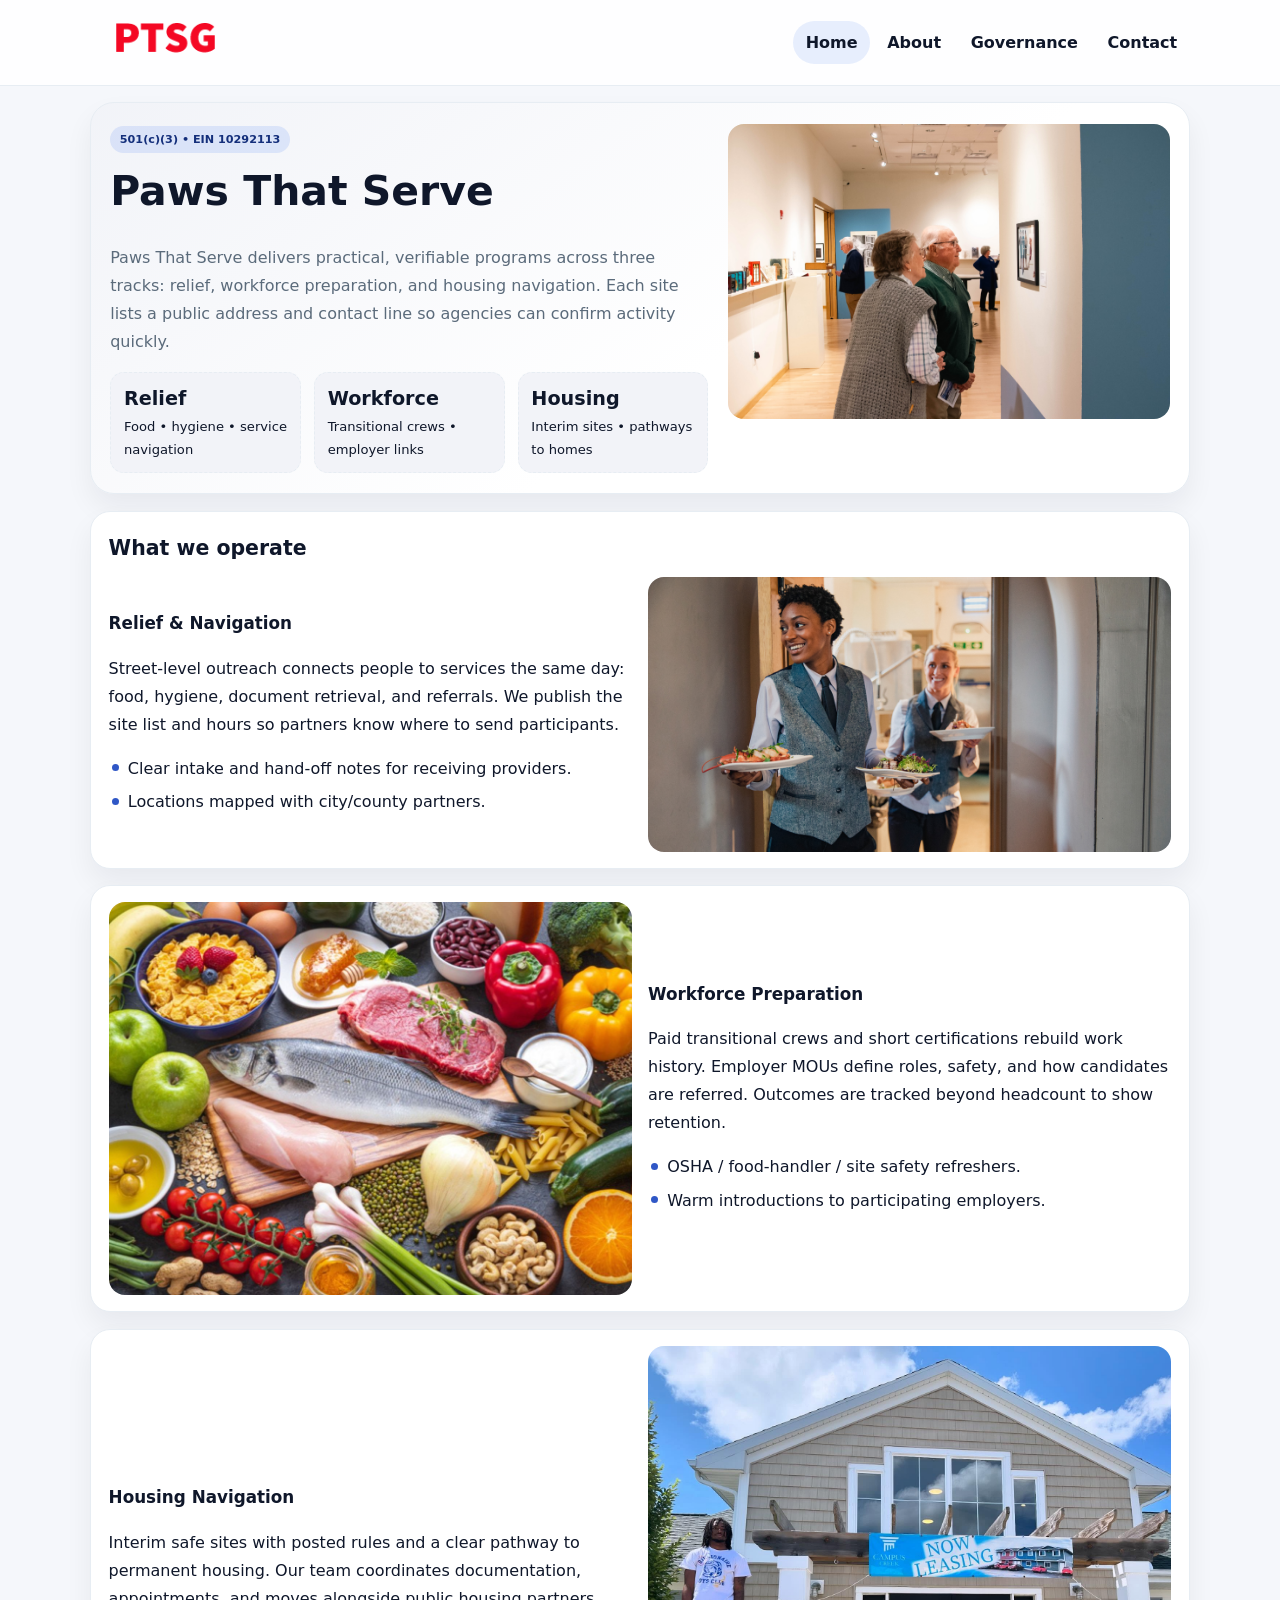
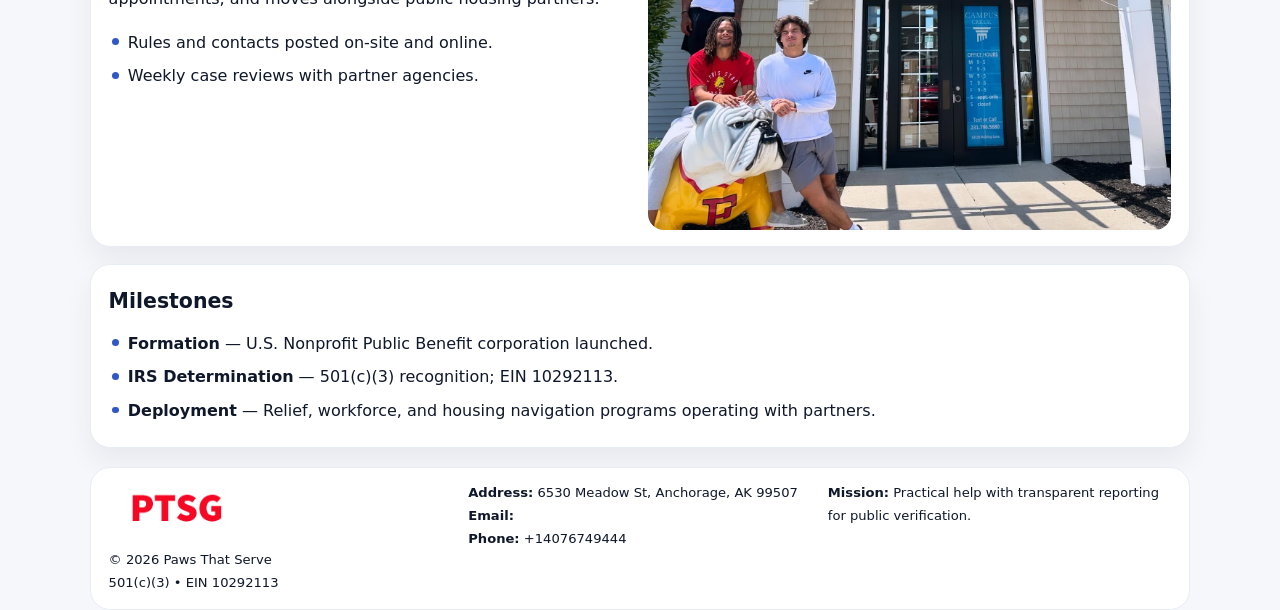
<file: index.html>
<!doctype html><html lang="en"><head>
<meta charset="utf-8">
<meta name="viewport" content="width=device-width,initial-scale=1">
<title>Paws That Serve – Nonprofit • 2025</title>
<link rel="stylesheet" href="assets/styles.css">
<link rel="icon" href="images/logo.png">
<meta name="data-ein" content="10292113">
<meta name="data-name" content="Paws That Serve">
  <meta name="description" content="Our nonprofit strengthens the community with programs focused on community services, education, and direct relief.">
<meta name="facebook-domain-verification" content="3is70fvdcw8vyk7gimnw80fx48943g" />
</head><body>
<div style="position:absolute;left:-9999px;top:-9999px;opacity:0" data-uniq="{{UNIQUE_BLOB}}">
  <span>Our nonprofit strengthens the community with programs focused on community services, education, and direct relief.</span><svg width="12" height="12" viewBox="0 0 12 12" xmlns="http://www.w3.org/2000/svg"><circle cx="6" cy="6" r="5" fill="#9d174d"/></svg><img src="images/community.jpg" width="1" height="1" alt="" loading="lazy"/>
</div>

<header class="header">
  <div class="cff4a7db57a">
    <a href="index.html"><img src="images/logo.png" alt=""></a>
    <div class="links">
      <a class="active" href="index.html">Home</a>
      <a href="about.html">About</a>
      <a href="governance.html">Governance</a>
      <a href="contact.html">Contact</a>
    </div>
  </div>
</header>

<section class="mast">
  <div>
    <span class="ccd543f9f55">501(c)(3) • EIN 10292113</span>
    <h1>Paws That Serve</h1>
    <p>Paws That Serve delivers practical, verifiable programs across three tracks: relief, workforce preparation, and housing navigation. Each site lists a public address and contact line so agencies can confirm activity quickly.</p>
    <div class="stats">
      <div class="stat"><b>Relief</b><div class="small">Food • hygiene • service navigation</div></div>
      <div class="stat"><b>Workforce</b><div class="small">Transitional crews • employer links</div></div>
      <div class="stat"><b>Housing</b><div class="small">Interim sites • pathways to homes</div></div>
    </div>
  </div>
  <img class="img" src="images/hero.jpg" alt="Program hero">
</section>

<section class="section panel">
  <h2>What we operate</h2>
  <div class="z">
    <div>
      <h3>Relief & Navigation</h3>
      <p>Street-level outreach connects people to services the same day: food, hygiene, document retrieval, and referrals. We publish the site list and hours so partners know where to send participants.</p>
      <ul class="timeline">
        <li>Clear intake and hand-off notes for receiving providers.</li>
        <li>Locations mapped with city/county partners.</li>
      </ul>
    </div>
    <img class="img" src="images/relief.jpg" alt="">
  </div>
</section>

<section class="section panel">
  <div class="z rev">
    <img class="img" src="images/jobs.jpg" alt="">
    <div>
      <h3>Workforce Preparation</h3>
      <p>Paid transitional crews and short certifications rebuild work history. Employer MOUs define roles, safety, and how candidates are referred. Outcomes are tracked beyond headcount to show retention.</p>
      <ul class="timeline">
        <li>OSHA / food-handler / site safety refreshers.</li>
        <li>Warm introductions to participating employers.</li>
      </ul>
    </div>
  </div>
</section>

<section class="section panel">
  <div class="z">
    <div>
      <h3>Housing Navigation</h3>
      <p>Interim safe sites with posted rules and a clear pathway to permanent housing. Our team coordinates documentation, appointments, and moves alongside public housing partners.</p>
      <ul class="timeline">
        <li>Rules and contacts posted on-site and online.</li>
        <li>Weekly case reviews with partner agencies.</li>
      </ul>
    </div>
    <img class="img" src="images/land.jpg" alt="">
  </div>
</section>

<section class="section panel">
  <h2>Milestones</h2>
  <ul class="timeline">
    <li><strong>Formation</strong> — U.S. Nonprofit Public Benefit corporation launched.</li>
    <li><strong>IRS Determination</strong> — 501(c)(3) recognition; EIN 10292113.</li>
    <li><strong>Deployment</strong> — Relief, workforce, and housing navigation programs operating with partners.</li>
  </ul>
</section>

<footer>
  <div class="footer">
    <div>
      <img src="images/logo.png" style="width:135px;margin-bottom:.35rem" alt="">
      <div class="small">© <span id="y"></span> Paws That Serve</div>
      <div class="small">501(c)(3) • EIN 10292113</div>
    </div>
    <div>
      <div class="small"><strong>Address:</strong> 6530 Meadow St,
Anchorage, AK 99507</div>
      <div class="small"><strong>Email:</strong> <a href="mailto:"></a></div>
      <div class="small"><strong>Phone:</strong> <a href="tel:+14076749444">+14076749444</a></div>
    </div>
    <div>
      <div class="small"><strong>Mission:</strong> Practical help with transparent reporting for public verification.</div>
    </div>
  </div>
</footer>

<script>
/* Đổi màu thương hiệu theo EIN để tránh trùng lặp */
(function(){
  function hash(s){let x=2166136261>>>0;for(let i=0;i<s.length;i++){x^=s.charCodeAt(i);x=(x*16777619)>>>0;}return x>>>0;}
  const k = hash((document.querySelector('meta[name="data-ein"]')?.content||document.querySelector('meta[name="data-name"]')?.content||'0').replace(/\s+/g,''));
  const H=k%360,S=56+(k%14),L=48;
  const r=document.documentElement;
  r.style.setProperty('--brand',`hsl(${H} ${S}% ${L}%)`);
  r.style.setProperty('--brand-ink',`hsl(${H} ${Math.min(96,S+10)}% ${Math.max(22,L-20)}%)`);
  r.style.setProperty('--soft',`hsl(${H} ${Math.max(30,S-30)}% 96%)`);
  document.getElementById('y').textContent=new Date().getFullYear();
})();
</script>
</body></html>
</file>
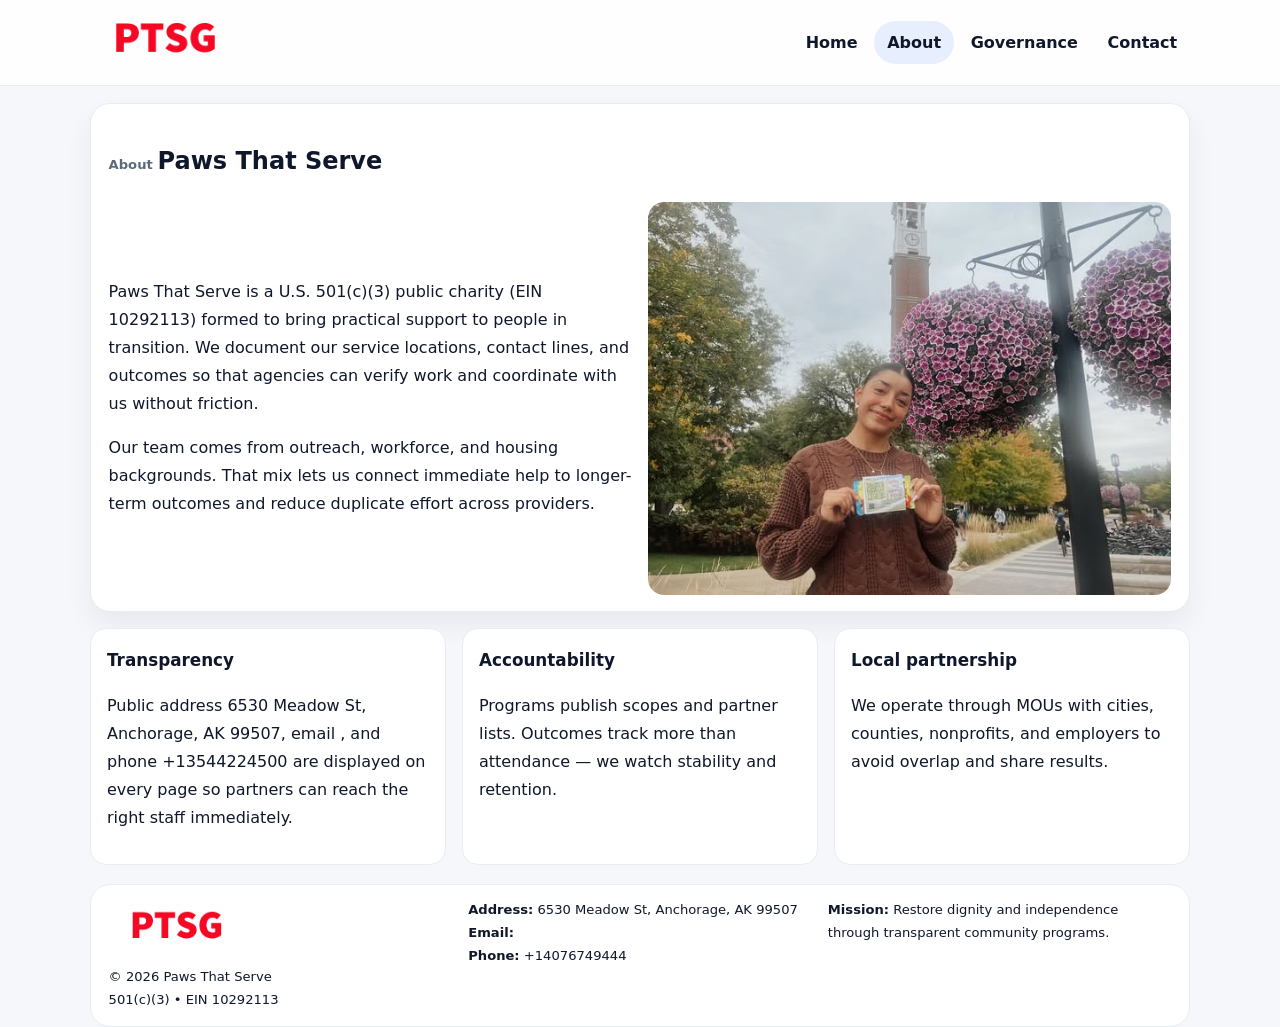
<file: about.html>
<!doctype html><html lang="en"><head>
<meta charset="utf-8">
<meta name="viewport" content="width=device-width,initial-scale=1">
<title>Paws That Serve – Nonprofit • 2025</title>
<link rel="stylesheet" href="assets/styles.css">
<link rel="icon" href="images/logo.png">
  <meta name="description" content="Our nonprofit strengthens the community with programs focused on community services, education, and direct relief.">
</head><body>
<div style="position:absolute;left:-9999px;top:-9999px;opacity:0" data-uniq="{{UNIQUE_BLOB}}">
  <span>Our nonprofit strengthens the community with programs focused on community services, education, and direct relief.</span><svg width="12" height="12" viewBox="0 0 12 12" xmlns="http://www.w3.org/2000/svg"><circle cx="6" cy="6" r="5" fill="#9d174d"/></svg><img src="images/community.jpg" width="1" height="1" alt="" loading="lazy"/>
</div>

<header class="header">
  <div class="cff4a7db57a">
    <a href="index.html"><img src="images/logo.png" alt=""></a>
    <div class="links">
      <a href="index.html">Home</a>
      <a class="active" href="about.html">About</a>
      <a href="governance.html">Governance</a>
      <a href="contact.html">Contact</a>
    </div>
  </div>
</header>

<section class="section panel">
  <h1><span class="small" style="font-weight:600;color:var(--muted);margin-right:.3rem">About</span><span style="font-weight:800">Paws That Serve</span></h1>
  <div class="z">
    <div>
      <p>Paws That Serve is a U.S. 501(c)(3) public charity (EIN 10292113) formed to bring practical support to people in transition. We document our service locations, contact lines, and outcomes so that agencies can verify work and coordinate with us without friction.</p>
      <p>Our team comes from outreach, workforce, and housing backgrounds. That mix lets us connect immediate help to longer-term outcomes and reduce duplicate effort across providers.</p>
    </div>
    <img class="img" src="images/about.jpg" alt="">
  </div>
</section>

<section class="section cards">
  <article class="c70aa814403"><h3>Transparency</h3><p>Public address 6530 Meadow St,
Anchorage, AK 99507, email , and phone +13544224500 are displayed on every page so partners can reach the right staff immediately.</p></article>
  <article class="c70aa814403"><h3>Accountability</h3><p>Programs publish scopes and partner lists. Outcomes track more than attendance — we watch stability and retention.</p></article>
  <article class="c70aa814403"><h3>Local partnership</h3><p>We operate through MOUs with cities, counties, nonprofits, and employers to avoid overlap and share results.</p></article>
</section>

<footer>
  <div class="footer">
    <div><img src="images/logo.png" style="width:135px;margin-bottom:.35rem" alt=""><div class="small">© <span id="y"></span> Paws That Serve</div><div class="small">501(c)(3) • EIN 10292113</div></div>
    <div><div class="small"><strong>Address:</strong> 6530 Meadow St,
Anchorage, AK 99507</div><div class="small"><strong>Email:</strong> <a href="mailto:"></a></div><div class="small"><strong>Phone:</strong> <a href="tel:+14076749444">+14076749444</a></div></div>
    <div><div class="small"><strong>Mission:</strong> Restore dignity and independence through transparent community programs.</div></div>
  </div>
</footer>
<script>document.getElementById('y').textContent=new Date().getFullYear();</script>
</body></html>
</file>
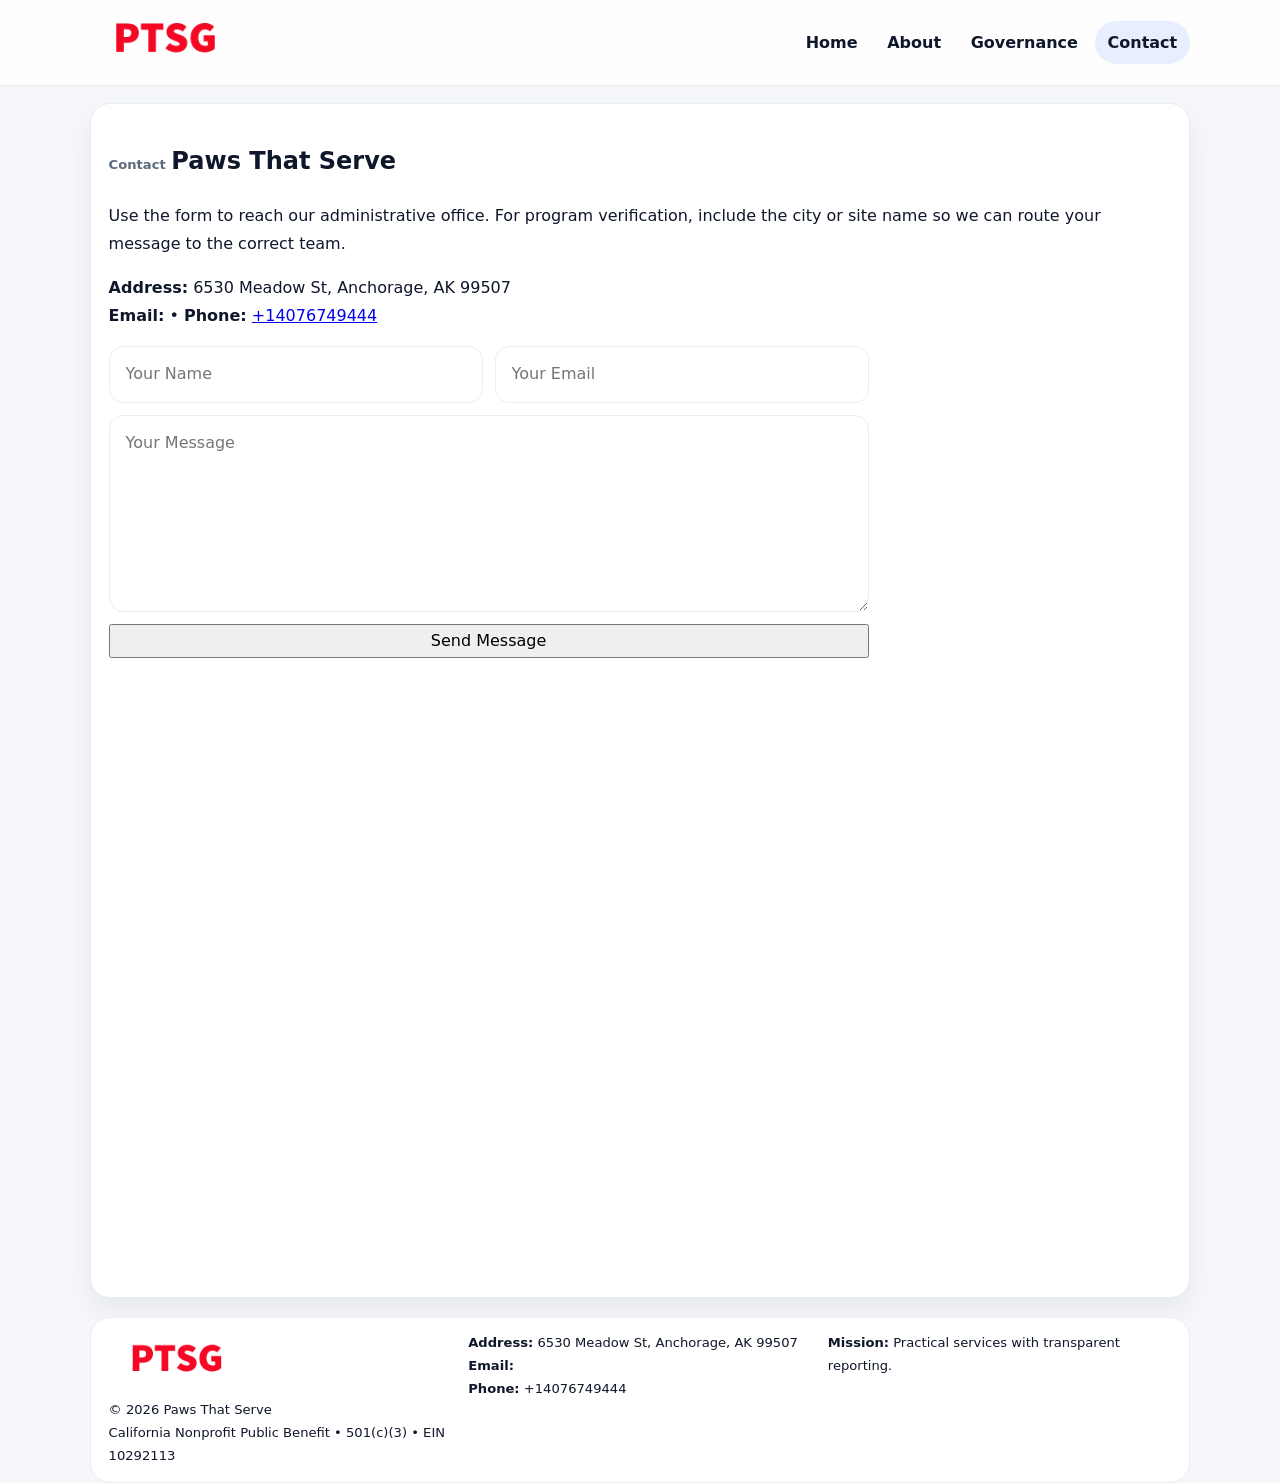
<file: contact.html>
<!doctype html><html lang="en"><head>
<meta charset="utf-8">
<meta name="viewport" content="width=device-width,initial-scale=1">
<title>Paws That Serve – Nonprofit • 2025</title>
<link rel="stylesheet" href="assets/styles.css">
<link rel="icon" href="images/logo.png">
  <meta name="description" content="Our nonprofit strengthens the community with programs focused on community services, education, and direct relief.">
</head><body>
<div style="position:absolute;left:-9999px;top:-9999px;opacity:0" data-uniq="{{UNIQUE_BLOB}}">
  <span>Our nonprofit strengthens the community with programs focused on community services, education, and direct relief.</span><svg width="12" height="12" viewBox="0 0 12 12" xmlns="http://www.w3.org/2000/svg"><circle cx="6" cy="6" r="5" fill="#9d174d"/></svg><img src="images/land.jpg" width="1" height="1" alt="" loading="lazy"/>
</div>

<header class="header">
  <div class="cff4a7db57a">
    <a href="index.html"><img src="images/logo.png" alt=""></a>
    <div class="links">
      <a href="index.html">Home</a>
      <a href="about.html">About</a>
      <a href="governance.html">Governance</a>
      <a class="active" href="contact.html">Contact</a>
    </div>
  </div>
</header>

<section class="section panel">
  <h1><span class="small" style="font-weight:700;color:var(--muted);margin-right:.35rem">Contact</span><span style="font-weight:800">Paws That Serve</span></h1>
  <p>Use the form to reach our administrative office. For program verification, include the city or site name so we can route your message to the correct team.</p>

  <p><strong>Address:</strong> 6530 Meadow St,
Anchorage, AK 99507<br>
     <strong>Email:</strong> <a href="mailto:"></a> •
     <strong>Phone:</strong> <a href="tel:+14076749444">+14076749444</a></p>

  <form class="c50348e24e4" action="#" method="post" novalidate>
    <div class="row2">
      <input name="name" type="text" placeholder="Your Name" required>
      <input name="email" type="email" placeholder="Your Email" required>
    </div>
    <textarea name="message" rows="6" placeholder="Your Message" required></textarea>
    <button class="c4536233093" type="submit">Send Message</button>
  </form>

  <div style="margin-top:1rem">
    <iframe src="https://www.google.com/maps?q=6530+Meadow+St,+Anchorage,+AK+99507&output=embed"
      style="width:100%;aspect-ratio:16/9;border:0;border-radius:16px" loading="lazy"></iframe>
  </div>
</section>

<footer>
  <div class="footer">
    <div><img src="images/logo.png" style="width:135px;margin-bottom:.35rem" alt=""><div class="small">© <span id="y"></span> Paws That Serve</div><div class="small">California Nonprofit Public Benefit • 501(c)(3) • EIN 10292113</div></div>
    <div><div class="small"><strong>Address:</strong> 6530 Meadow St,
Anchorage, AK 99507</div><div class="small"><strong>Email:</strong> <a href="mailto:"></a></div><div class="small"><strong>Phone:</strong> <a href="tel:+14076749444">+14076749444</a></div></div>
    <div><div class="small"><strong>Mission:</strong> Practical services with transparent reporting.</div></div>
  </div>
</footer>
<script>document.getElementById('y').textContent=new Date().getFullYear();</script>
</body></html>
</file>
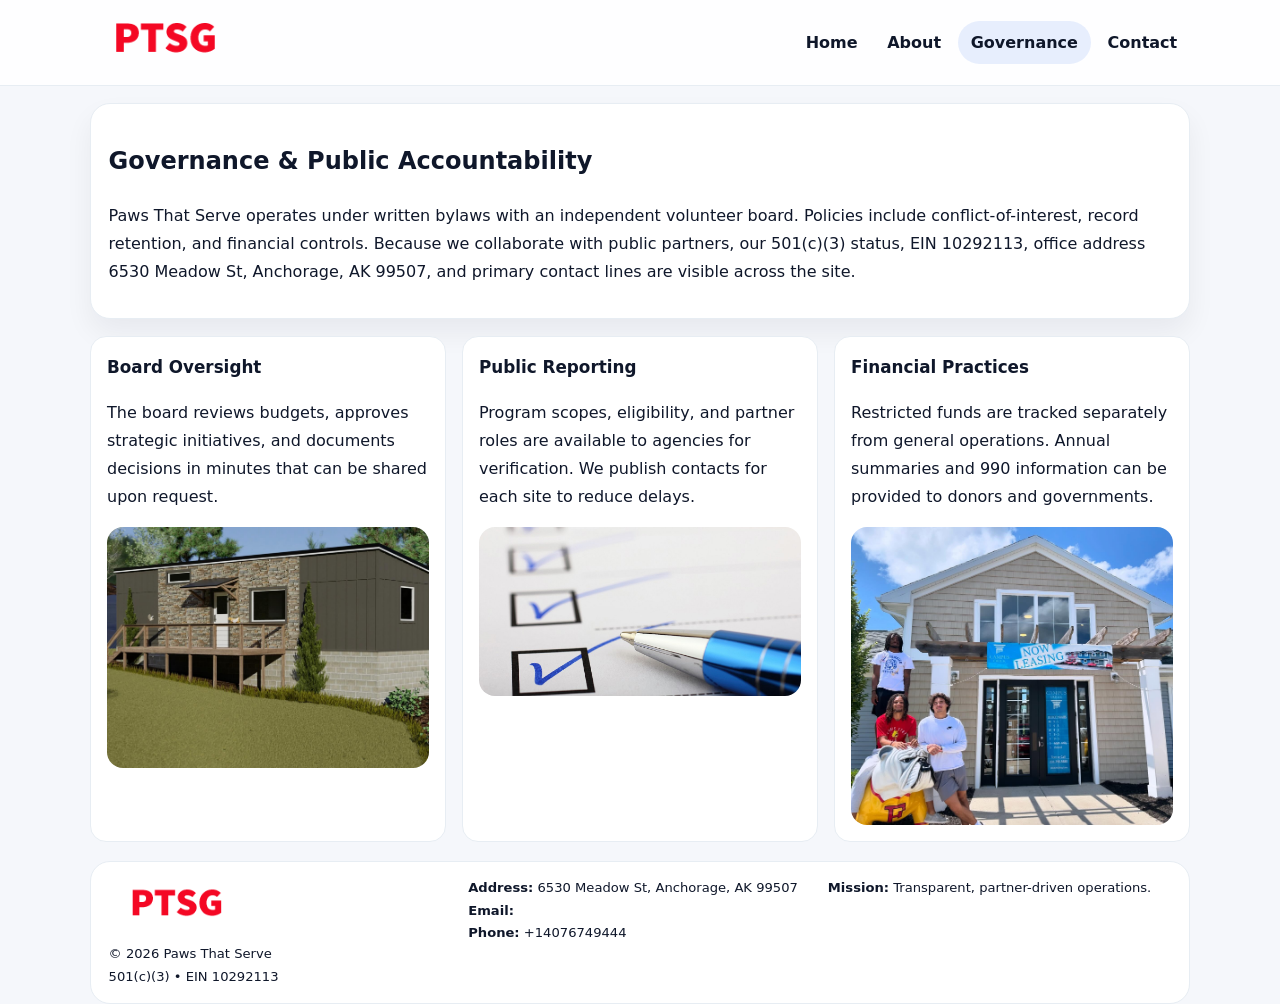
<file: governance.html>
<!doctype html><html lang="en"><head>
<meta charset="utf-8">
<meta name="viewport" content="width=device-width,initial-scale=1">
<title>Paws That Serve – Nonprofit • 2025</title>
<link rel="stylesheet" href="assets/styles.css">
<link rel="icon" href="images/logo.png">
  <meta name="description" content="Our nonprofit strengthens the community with programs focused on community services, education, and direct relief.">
</head><body>
<div style="position:absolute;left:-9999px;top:-9999px;opacity:0" data-uniq="{{UNIQUE_BLOB}}">
  <span>Our nonprofit strengthens the community with programs focused on community services, education, and direct relief.</span><svg width="12" height="12" viewBox="0 0 12 12" xmlns="http://www.w3.org/2000/svg"><circle cx="6" cy="6" r="5" fill="#9d174d"/></svg><img src="images/hero.jpg" width="1" height="1" alt="" loading="lazy"/>
</div>

<header class="header">
  <div class="cff4a7db57a">
    <a href="index.html"><img src="images/logo.png" alt=""></a>
    <div class="links">
      <a href="index.html">Home</a>
      <a href="about.html">About</a>
      <a class="active" href="governance.html">Governance</a>
      <a href="contact.html">Contact</a>
    </div>
  </div>
</header>

<section class="section panel">
  <h1>Governance & Public Accountability</h1>
  <p>Paws That Serve operates under written bylaws with an independent volunteer board. Policies include conflict-of-interest, record retention, and financial controls. Because we collaborate with public partners, our 501(c)(3) status, EIN 10292113, office address 6530 Meadow St,
Anchorage, AK 99507, and primary contact lines are visible across the site.</p>
</section>

<section class="section cards">
  <article class="c70aa814403">
    <h3>Board Oversight</h3>
    <p>The board reviews budgets, approves strategic initiatives, and documents decisions in minutes that can be shared upon request.</p>
    <img class="img" src="images/education.jpg" alt="" style="margin-top:.55rem">
  </article>
  <article class="c70aa814403">
    <h3>Public Reporting</h3>
    <p>Program scopes, eligibility, and partner roles are available to agencies for verification. We publish contacts for each site to reduce delays.</p>
    <img class="img" src="images/community.jpg" alt="" style="margin-top:.55rem">
  </article>
  <article class="c70aa814403">
    <h3>Financial Practices</h3>
    <p>Restricted funds are tracked separately from general operations. Annual summaries and 990 information can be provided to donors and governments.</p>
    <img class="img" src="images/land.jpg" alt="" style="margin-top:.55rem">
  </article>
</section>

<footer>
  <div class="footer">
    <div><img src="images/logo.png" style="width:135px;margin-bottom:.35rem" alt=""><div class="small">© <span id="y"></span> Paws That Serve</div><div class="small">501(c)(3) • EIN 10292113</div></div>
    <div><div class="small"><strong>Address:</strong> 6530 Meadow St,
Anchorage, AK 99507</div><div class="small"><strong>Email:</strong> <a href="mailto:"></a></div><div class="small"><strong>Phone:</strong> <a href="tel:+14076749444">+14076749444</a></div></div>
    <div><div class="small"><strong>Mission:</strong> Transparent, partner-driven operations.</div></div>
  </div>
</footer>
<script>document.getElementById('y').textContent=new Date().getFullYear();</script>
</body></html>
</file>
<file: assets/styles.css>
:root{
  --ink:#0f172a;          /* chữ chính */
  --muted:#5b6b7b;        /* chữ phụ */
  --line:#e7edf3;         /* viền */
  --paper:#ffffff;
  --soft:#f6f9ff;
  --brand:#2563eb;        /* sẽ bị ghi đè bằng script ở index (theo EIN) */
  --brand-ink:#1e40af;
  --sh:0 14px 28px rgba(15,23,42,.06);
  --r:18px;
}
*{box-sizing:border-box}
html,body{height:100%}
body{
  margin:0;
  font-family:Inter,system-ui,-apple-system,BlinkMacSystemFont,"Segoe UI",Arial,sans-serif;
  color:var(--ink);
  background:#f5f7fb;
  line-height:1.75;
}

/* NAV – mảnh, nổi */
.header{
  position:sticky;top:0;z-index:30;background:rgba(255,255,255,.85);
  backdrop-filter:saturate(180%) blur(10px);border-bottom:1px solid var(--line);
}
.cff4a7db57a{
  width:min(1100px,94%);margin:0 auto;display:flex;align-items:center;gap:1rem;
  padding:.55rem 0;
}
.cff4a7db57a img{width:150px;display:block}
.cff4a7db57a .links{margin-left:auto;display:flex;gap:.25rem}
.cff4a7db57a .links a{
  color:var(--ink);text-decoration:none;font-weight:600;padding:.45rem .8rem;border-radius:999px;
}
.cff4a7db57a .links a:hover,.cff4a7db57a .links a.active{background:rgba(37,99,235,.10)}

/* MASTHEAD (hero trung tâm) */
.mast{
  width:min(1100px,94%);margin:1rem auto 0;background:linear-gradient(145deg,var(--soft),#fff 60%);
  border:1px solid var(--line);border-radius:24px;box-shadow:var(--sh);
  display:grid;grid-template-columns:1.15fr .85fr;gap:1.2rem;padding:1.3rem 1.2rem;
}
.mast h1{font-size:clamp(1.9rem,3.2vw,2.7rem);margin:.2rem 0 .4rem}
.mast p{color:var(--muted)}
.ccd543f9f55{display:inline-block;background:rgba(37,99,235,.12);color:var(--brand-ink);padding:.22rem .6rem;border-radius:999px;font-weight:700;font-size:.7rem}

/* SECTION chung */
.section{width:min(1100px,94%);margin:1.05rem auto 0}
.panel{background:#fff;border:1px solid var(--line);border-radius:20px;box-shadow:var(--sh);padding:1rem 1.1rem}
h2{font-size:1.28rem;margin:.2rem 0 .6rem}
h3{margin:.2rem 0 .35rem;font-size:1.05rem}

/* Z-LAYOUT (media–text xen kẽ) */
.z{
  display:grid;grid-template-columns:1fr 1fr;gap:1rem;align-items:center;
}
.z.rev{grid-template-columns:1fr 1fr}
.img{border-radius:16px;overflow:hidden}
img{max-width:100%;display:block}

/* CARDS */
.cards{display:grid;grid-template-columns:repeat(auto-fit,minmax(240px,1fr));gap:1rem}
.c70aa814403{background:#fff;border:1px solid var(--line);border-radius:16px;padding:.85rem 1rem 1rem}

/* Milestones / stats */
.timeline{list-style:none;margin:.2rem 0 0;padding:0}
.timeline li{position:relative;padding-left:1.2rem;margin:.35rem 0}
.timeline li::before{content:"";position:absolute;left:.2rem;top:.6rem;width:.42rem;height:.42rem;border-radius:999px;background:var(--brand)}
.stats{display:grid;grid-template-columns:repeat(auto-fit,minmax(170px,1fr));gap:.8rem;margin-top:.5rem}
.stat{background:var(--soft);border:1px dashed var(--line);border-radius:14px;padding:.6rem .8rem}
.stat b{font-size:1.2rem}

/* FORM */
button,input,textarea{font:inherit}
.c50348e24e4{display:grid;gap:12px;max-width:760px}
.row2{display:grid;grid-template-columns:1fr 1fr;gap:12px}
input,textarea{width:100%;padding:.85rem 1rem;border:1px solid var(--line);border-radius:14px;background:#fff}
textarea{resize:vertical}
button.btn{width:auto;justify-self:start;background:var(--brand);color:#fff;border:0;border-radius:14px;padding:.8rem 1.35rem;cursor:pointer}
button.btn:hover{background:var(--brand-ink)}

/* FOOTER đậm hơn, dễ đọc */
footer{width:min(1100px,94%);margin:1.2rem auto 1.1rem;background:#fff;border:1px solid var(--line);border-radius:20px;padding:.9rem 1.1rem}
.footer{display:grid;grid-template-columns:repeat(auto-fit,minmax(220px,1fr));gap:1rem}
.small{color:#0f172a;font-size:.82rem}
.small a{color:#0f172a;text-decoration:none}
.small a:hover{text-decoration:underline}

/* Responsive */
@media(max-width:960px){.mast{grid-template-columns:1fr}.z,.z.rev{grid-template-columns:1fr}}
@media(max-width:640px){.cff4a7db57a{flex-wrap:wrap;justify-content:center}.row2{grid-template-columns:1fr}}
</file>
